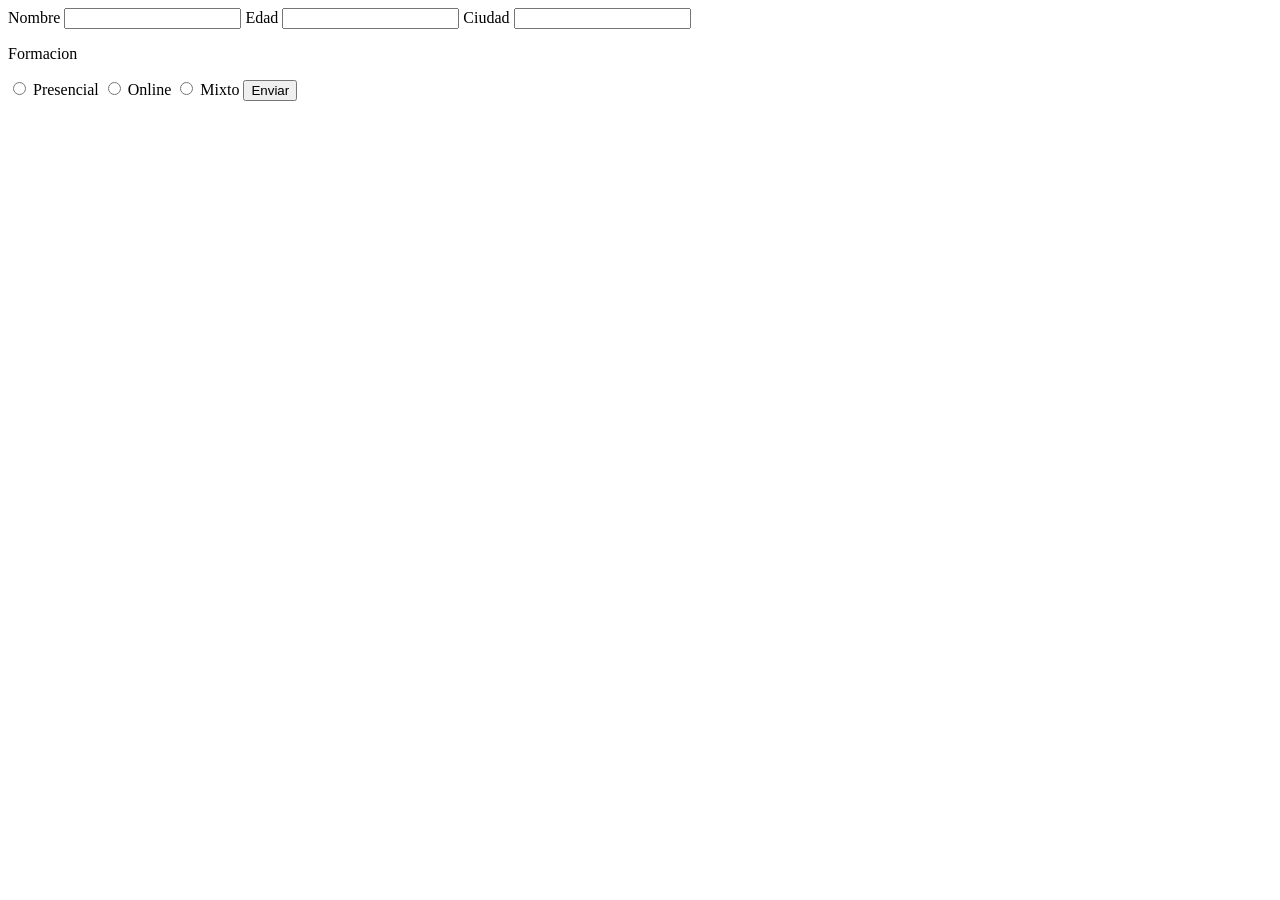
<file: index.html>
<!DOCTYPE html>
<html lang="en">
<head>
    <meta charset="UTF-8">
    <meta name="viewport" content="width=device-width, initial-scale=1.0">
    <title>Document</title>
</head>
<body>

    <form action="https://httpbin.org/post" method="post">

        <label for="nombre"> Nombre </label>
        <input type="text" id="nombre" name="nombre">

        

         <label for="Edad"> Edad </label>
        <input type="number" id="contraseña" name="contraseña">
        
        <label for="Ciudad">Ciudad</label>
        <input type="text" id="ciudad" name="ciudad">

        <P>Formacion</P>


        <input type="radio" id="presencial" name="turno" value="presencial">
        <label for="presencial">Presencial</label>

        <input type="radio" id="online" name="turno" value="online">
        <label for="online">Online</label>

        <input type="radio" id="mixto"  name="turno" value="mixto">

        <label for="mixto">Mixto</label>



        



          <button type="submit"> Enviar  </button>

        


        

    </form>

    
    
</body>
</html>
</file>
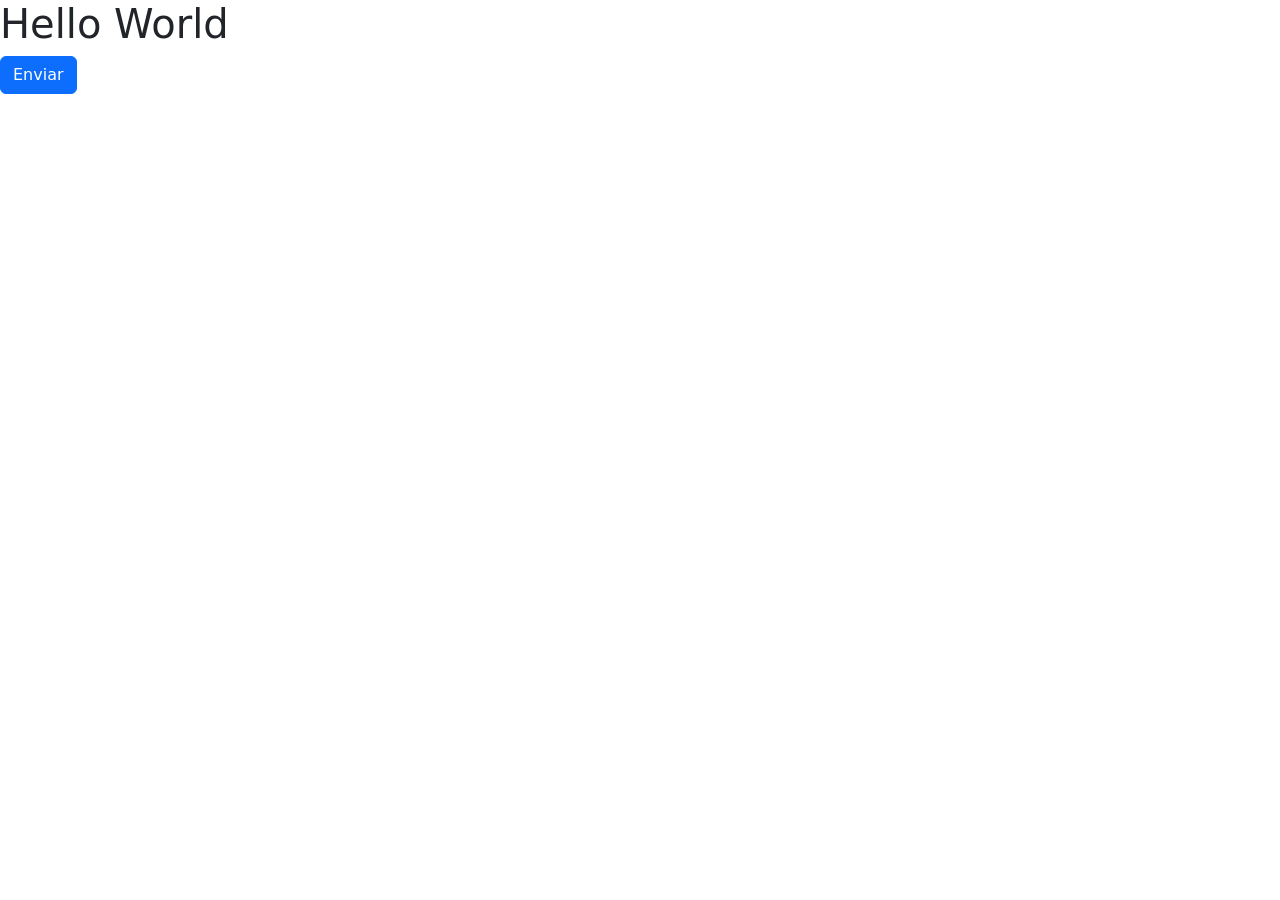
<file: bootstrap/index.html>
<!DOCTYPE html>
<html lang="en">
<head>
    <meta charset="UTF-8">
    <meta name="viewport" content="width=device-width, initial-scale=1.0">
    <title>Bootstrap Demo</title>

    <link rel="stylesheet" href="https://cdn.jsdelivr.net/npm/bootstrap@5.3.9/dist/css/bootstrap.min.css" rel="stylesheet">
</head>
<body>
    <h1>Hello World</h1>

    <button class="btn btn-primary">Enviar</button>
    <script src="https://cdn.jsdelivr.net/npm/bootstrap@5.3.9/dist/js/bootstrap.bundle.min.js" integrity="sha384-WyOxWvTyr1QaMPfiPJSv76iReVthorl5uWlFtZPyK0IEB0hGzo9y5Bp9mYanr8Bu" crossorigin="anonymous"></script>
    
</body>
</html>
</file>
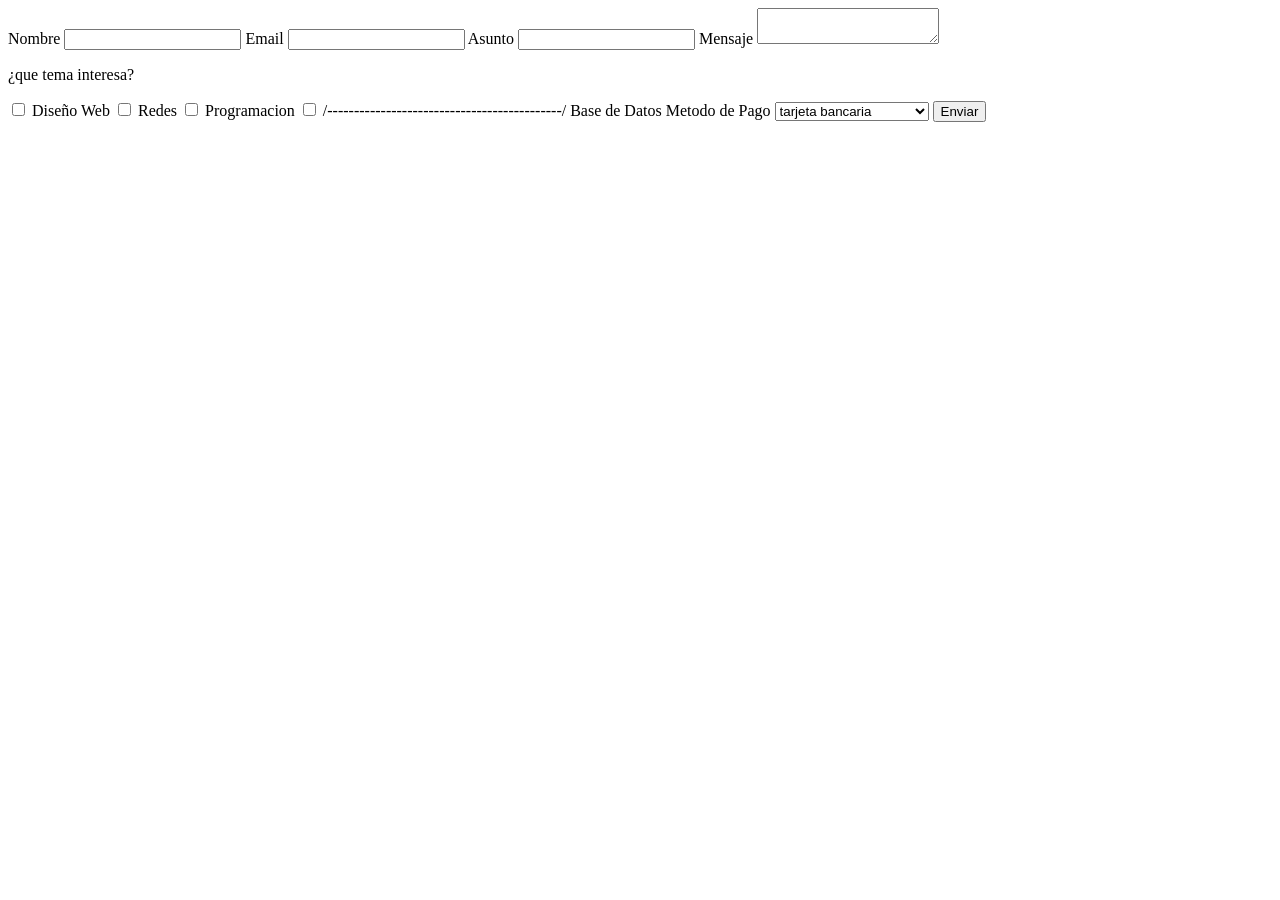
<file: contacto.html>
<!DOCTYPE html>
<html lang="en">
<head>
    <meta charset="UTF-8">
    <meta name="viewport" content="width=device-width, initial-scale=1.0">
    <title>Document</title>
</head>
<body>
    <form >
        <label for="nombre">Nombre</label>
 <input type="text" id="nombre" name="nombre">

 <label for="email">Email</label>
 <input type="email" id="email" name="email" >

 <label for="asunto">Asunto</label>
 <input type="text"id="asunto" name="asunto">

 <label for="mensaje">Mensaje</label>
 <textarea name="mensaje" id="mensaje"></textarea>


 <p>¿que tema interesa?</p>

 <input type="checkbox" id="Disenoweb" name="intereses"
 value="Disenoweb">

 <label for="Disenoweb">Diseño Web</label>


 <input type="checkbox" id="Redes" name="intereses"
 value="redes">

 <label for="diseno web">Redes</label>

 <input type="checkbox" id="Programacion" name="intereses"
 value="Programacion">

 <label for="diseno web">Programacion</label>

 <input type="checkbox" id="BaseDeDatos" name="intereses"
 value="BaseDeDatos">

 /--------------------------------------------/

 <label for="diseno web">Base de Datos</label>

 <label for="pago">Metodo de Pago</label>

 <select name="pago" id="pago">

 <option value="tarjeta">tarjeta bancaria</option>

 <option value="paypal">paypal</option>

 <option value="transferencia">transferencia bancaria</option>

 <option value="efectivo">efectivo</option>
 </select>
 
 


 <button type="submit">
    Enviar
 </button>


    </form>

    
</body>
</html>
</file>
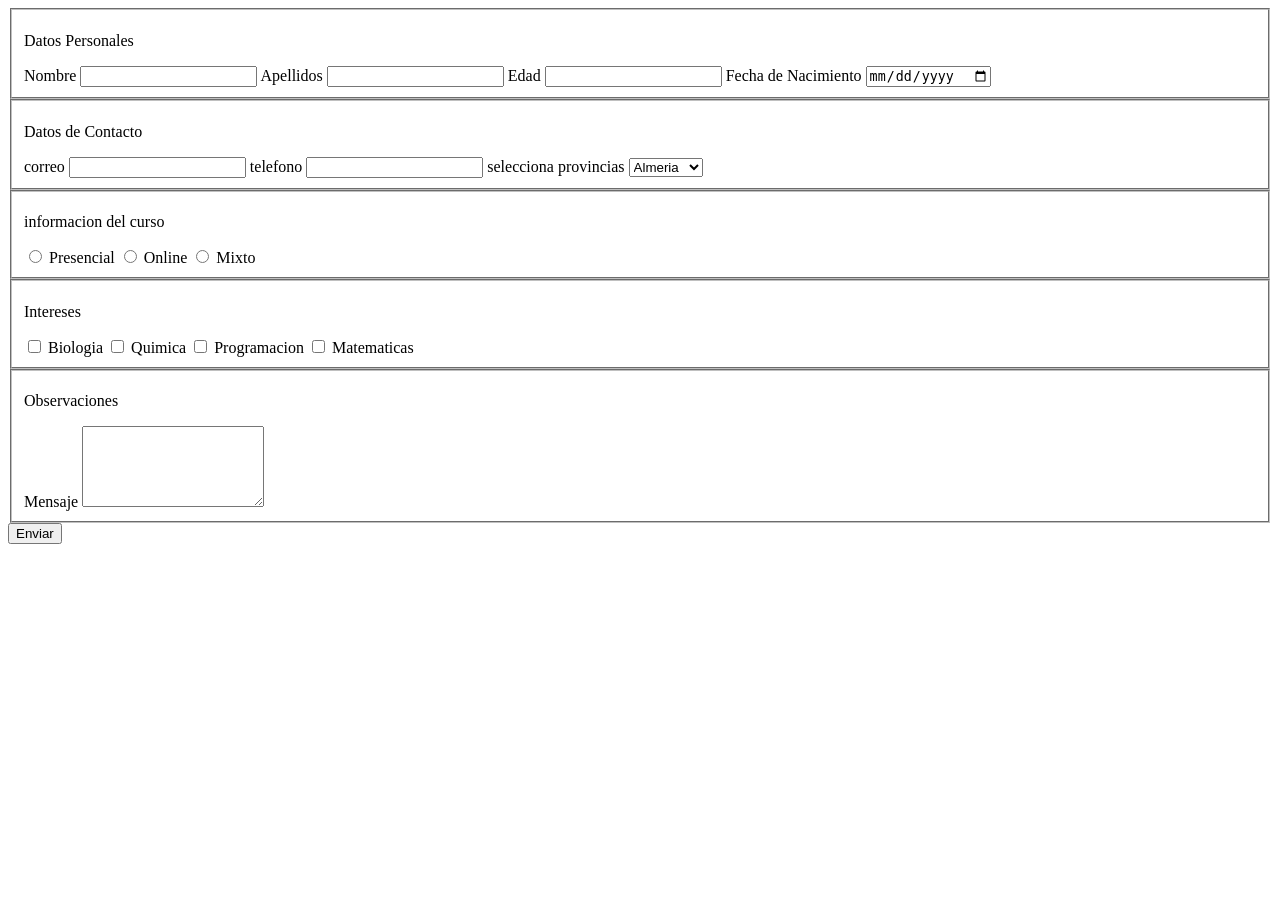
<file: ejercicio.html>
<!DOCTYPE html>
<html lang="en">
<head>
    <meta charset="UTF-8">
    <meta name="viewport" content="width=device-width, initial-scale=1.0">
    <title>Document</title>
</head>
<body>
    <form action="https://httpbin.org/get" method="get" >
        <fieldset>
            <p>Datos Personales</p>

        <label for="nombre">Nombre</label>
        <input type="text"  id="name" name="nombre" >

        <label for="apellido">Apellidos</label>
        <input type="text" id="apellidos" name="apellidos">

        <label for="edad">Edad</label>
        <input type="number" id="edad" name="edad">

        <label for="fechanacimiento">Fecha de Nacimiento</label>
        <input type="date" id="fechanacimiento" name="fechanacimiento">

        </fieldset>

        <fieldset>

            <p>Datos de Contacto</p>

            <label for="correo">correo</label>
            <input type="email" id="dorreo" name="correo">

            <label for="telefono">telefono</label>
            <input type="tel" id="telefono" name="telefono">

               <label for="provincias">selecciona provincias</label>

        <select name="provincias" id="provincias">
        <option value="Almeria">Almeria</option>
        <option value="Granada">Granada</option>
        <option value="Sevilla">Sevilla</option>
        <option value="Cordoba">Córdoba</option>
        <option value="Jaen">Jaen</option>
        <option value="Huelva">Huelva</option>
        <option value="Cadiz">Cadiz</option>
</select>



        </fieldset>

        <fieldset>

            <p>informacion del curso</p>

            <input type="radio" id="presencial" name="turno" value="presencial" > 
            <label for="presencial">Presencial</label>


             <input type="radio" id="online" name="turno" value="online" > 
            <label for="online">Online</label>

             <input type="radio" id="mixto" name="turno" value="mixto" > 
            <label for="mixto">Mixto</label>
        </fieldset>


            <fieldset>

                <p>Intereses</p>

                <input type="checkbox" id="Biologia" name="intereses"
 value="Biologia">

 <label for="Biologia">Biologia</label>


 <input type="checkbox" id="Quimica" name="intereses"
 value="Quimica">

 <label for="Quimica">Quimica</label>

 <input type="checkbox" id="Programacion" name="intereses"
 value="Programacion">

 <label for="Programacion">Programacion</label>

 <input type="checkbox" id="Matematicas" name="intereses"
 value="Matematicas">
 <label for="Matematicas">Matematicas</label>
 </fieldset>

 <fieldset>

    <p>Observaciones</p>

    <label for="mensaje">Mensaje</label>
    <textarea name="mensaje" id="mensaje" rows="5"></textarea>

 </fieldset>


            <button type="submit"> Enviar


            </button>













        







    </form>



    
</body>
</html>
</file>
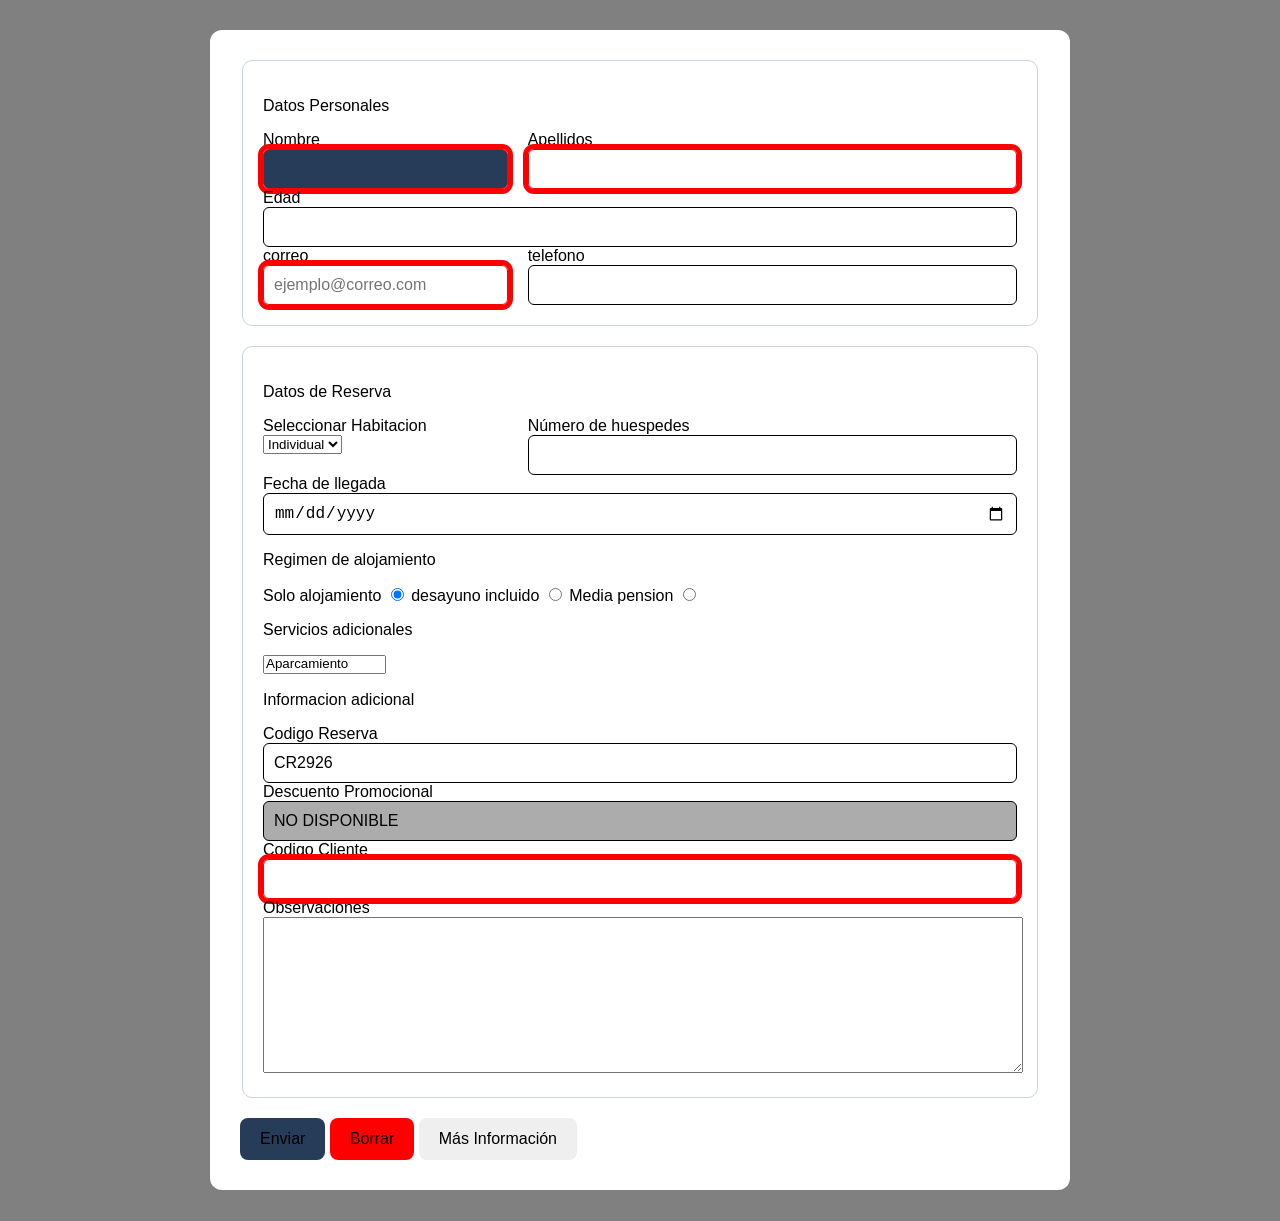
<file: ejercicio2.html>
<!DOCTYPE html>
<html lang="en">

<head>
    <meta charset="UTF-8">
    <meta name="viewport" content="width=device-width, initial-scale=1.0">
    <title>Document</title>
    <link rel="stylesheet" href="estilos.css">
</head>

<body>
    <form method="get" action="https://httpbin.org/get">
        <fieldset>
            <p>Datos Personales</p>

            <div class="fila">
                <div class="campo">
                    <label for="nombre">Nombre</label>
                    <input type="text" id="name" name="nombre" autofocus required>
                </div>
                <div class="campo">
                    <label for="apellido">Apellidos</label>
                    <input type="text" id="apellidos" name="apellidos" required>
                </div>
            </div>

            <label for="edad">Edad</label>
            <input type="number" id="edad" name="edad" min="18" max="100">


            <div class="fila">
                <div class="campo">
                    <label for="correo">correo</label>
                    <input type="email" id="correo" name="correo" placeholder="ejemplo@correo.com" required>

                </div>

                <div class="campo">
                    <label for="telefono">telefono</label>
                    <input type="tel" id="telefono" name="telefono">
                </div>
            </div>


        </fieldset>

        <fieldset>

            <p>Datos de Reserva</p>

            <div class="fila">

                <div class="campo">
            <label for="habitacion">Seleccionar Habitacion</label>


            <select name="habitacion" id="habitacion">
                <option value="individual">Individual</option>
                <option value="doble">Doble</option>
                <option value="familiar">Familiar</option>


            </select>
            </div>

            <div class="campo">

          

           
            <label for="huespedes">Número de huespedes</label>
            <input type="number" id="huespedes" min="1" max="6">
            </div>

            </div>


              <label for="fecha">Fecha de llegada</label>

               <input type="date" id="fecha">


            <p>Regimen de alojamiento</p>

            <label for="regimen">Solo alojamiento</label>

            <input type="radio" name="alojamiento" id="soloalojamiento" value="soloalojamiento" checked>



            <label for="regimen">desayuno incluido</label>

            <input type="radio" name="alojamiento" id="desayunoincluido" value="desayunoincluido">





            <label for="regimen">Media pension</label>

            <input type="radio" name="alojamiento" id="mediapension" value="mediapension">


            <p>Servicios adicionales</p>

            <select name="servicios" id="servicios" multiple size="1">


                <option value="aparcamiento">Aparcamiento</option>
                <option value="cuna">Cuna</option>
                <option value="serviciolavanderia">Servicio Lavanderia</option>
                <option value="visitaguiada">Visita Guiada</option>


            </select>

            <p>Informacion adicional</p>
            <label for="codigo">Codigo Reserva</label>
            <input type="text" id="codigo" name="codigo" value="CR2926" readonly>


            <label for="descuento">Descuento Promocional</label>
            <input type="text" id="descuento" name="descuento" value="NO DISPONIBLE" disabled>

            <label for="codigocl">Codigo Cliente</label>
            <input type="text" id="codigocl" name="codigocl" pattern="[0-9]{6}" title="introduce seis numeros" required>
<div>
            <label for="observaciones">Observaciones</label>
            <textarea name="observaciones" id="observaciones" rows="10"></textarea>
            </div>

        </fieldset>


        <button type="submit" class="boton-enviar">
            Enviar

        </button>

        <button type="reset" class="boton-borrar">Borrar</button>

        <button type="button" popovertarget="informacion">Más Información</button>


          <div id="informacion" popover>

        <h2>Informacion alojamiento</h2>

        <p>
            Casa rural buena vista, ubicada en la Hermita de Córdoba
            4 habitaciones, 2 baños, disponemos de wifi y un mini bar.
            
        </p>

        <button type="button" popovertarget="informacion" popovertargetaction="hide">Cerrar</button>

    

    </form>

</body>

</html>
</file>
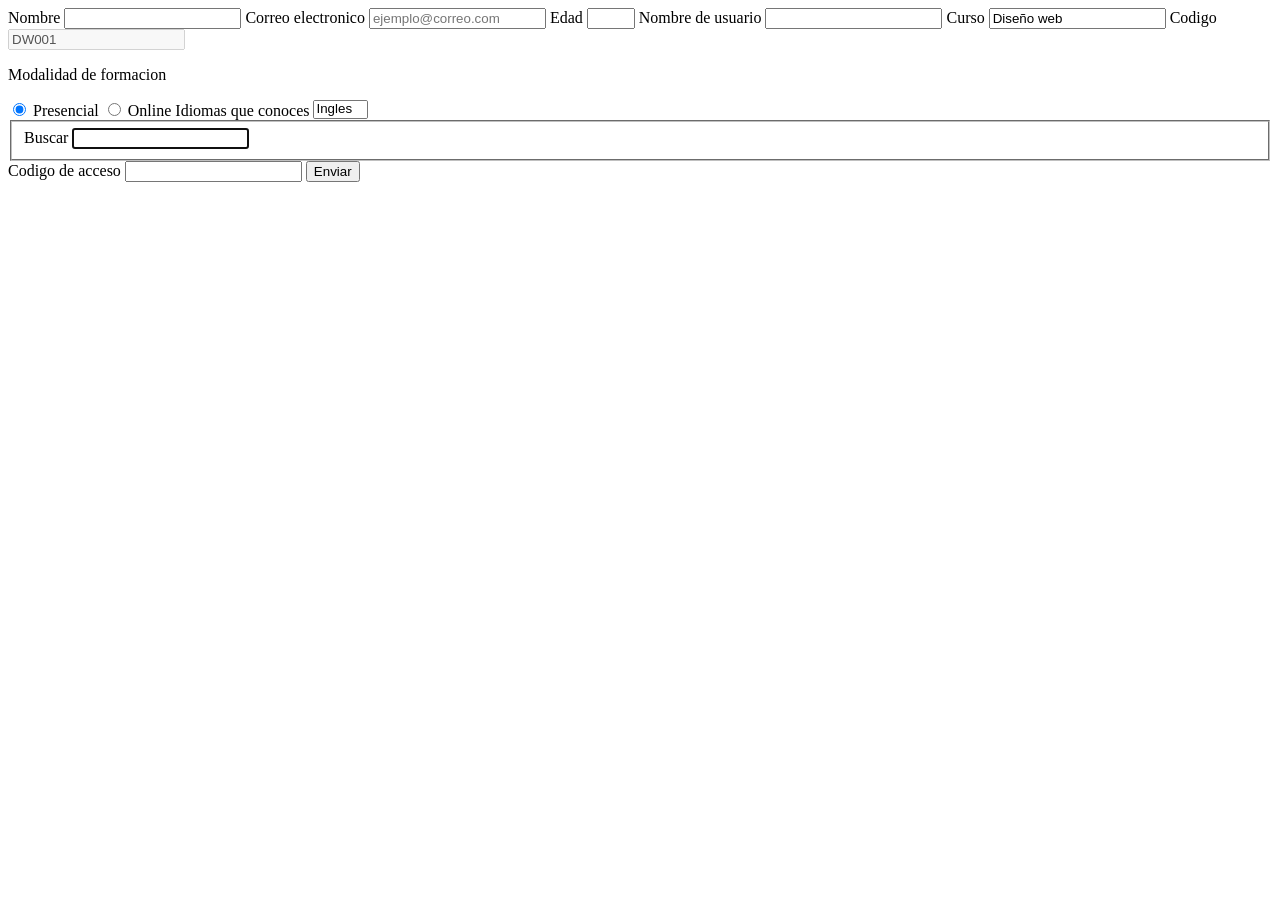
<file: otroejemplos.html>
<!DOCTYPE html>
<html lang="en">
<head>
    <meta charset="UTF-8">
    <meta name="viewport" content="width=device-width, initial-scale=1.0">
    <title>Document</title>
</head>
<body>

    <form >
        <label for="nombre">Nombre</label>
        <input type="text" id="nombre" name="nombre" required>


        <label for="correo">Correo electronico</label>
        <input type="email" id="correo" name="correo" placeholder="ejemplo@correo.com"> 

        <label for="edad">Edad</label>

        <input type="number" id="edad" name="edad" min="18" max="65">


        <label for="usuario">Nombre de usuario</label>

        <input type="text" id="usuario" name="usuario" minlength="4" maxlength="15">

        <label for="curso">Curso</label>
        <input type="text" id="curso" name="curso" value="Diseño web" readonly>

        <label for="codigo">Codigo</label>
        <input type="text" id="codigo" name="codigo" value="DW001" disabled>

        <p>Modalidad de formacion</p>

        <input type="radio" id="presencial" name="modalidad" value="presencial" checked>
        <label for="presencial">Presencial</label>

        <input type="radio" id="online" name="modalidad" value="online">

        <label for="online">Online</label>

        <label for="idiomas">Idiomas que conoces</label>

        <select name="idiomas" id="idiomas" multiple size="1">


            <option value="ingles">Ingles</option>
            <option value="frances">Frances</option>
            <option value="aleman">Aleman</option>
            <option value="italiano">Italiano</option>

        </select>
<fieldset>
        <label for="buscar">Buscar</label>

            <input type="text" id="buscar" name="buscar" autofocus>
         </fieldset>

         <label for="codigo">Codigo de acceso</label>
         <input type="text" id="codigo" name="codigo" pattern="[0-9]{4}" title="introduce cuatro numeros" required>
         


        
        <button type="submit">Enviar</button>





    </form>
    
</body>
</html>
</file>
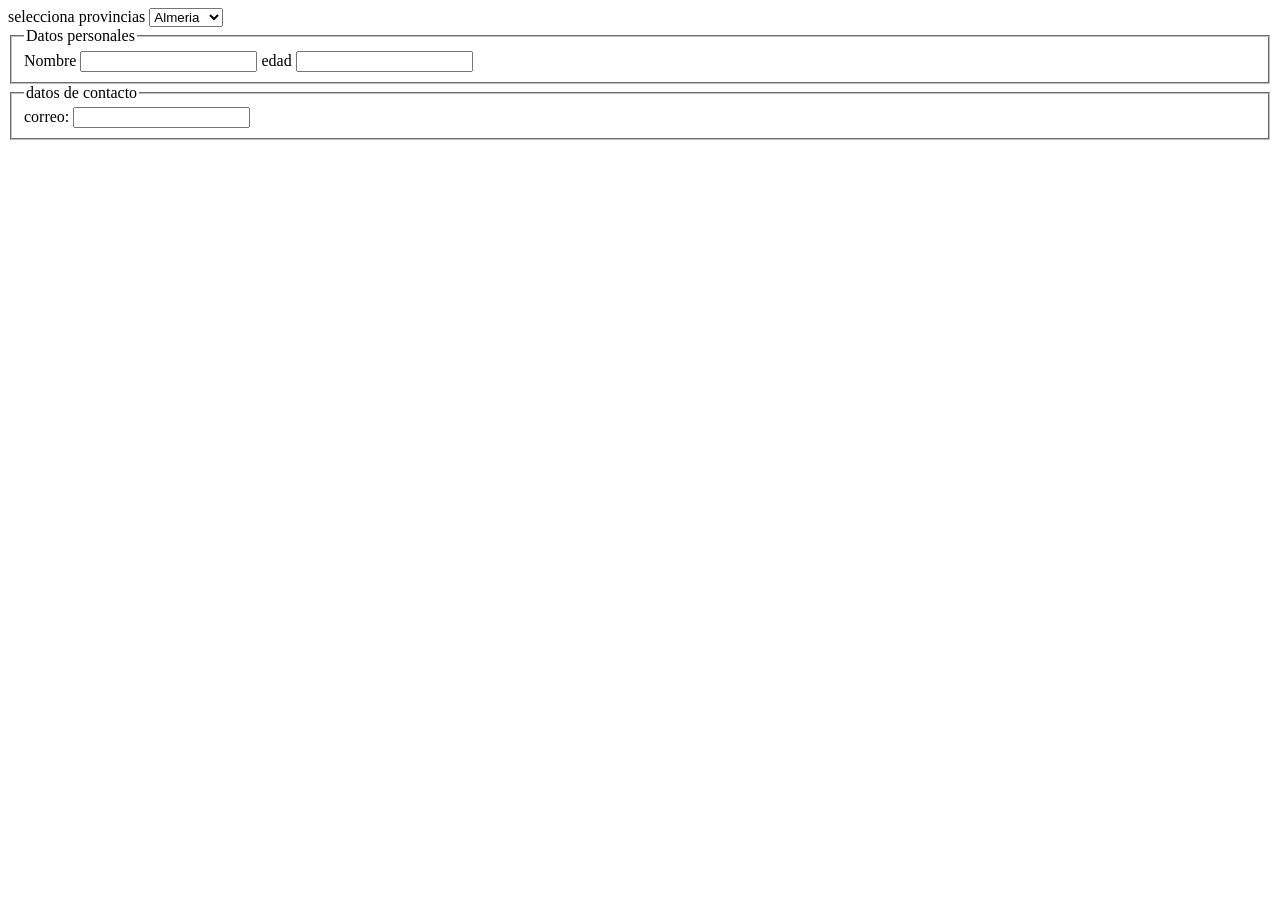
<file: provinciasandaluzas.html>
<!DOCTYPE html>
<html lang="en">
<head>
    <meta charset="UTF-8">
    <meta name="viewport" content="width=device-width, initial-scale=1.0">
    <title>Document</title>
</head>
<body>
    <form >
        <label for="provincias">selecciona provincias</label>

        <select name="provincias" id="provincias">
        <option value="Almeria">Almeria</option>
        <option value="Granada">Granada</option>
        <option value="Sevilla">Sevilla</option>
        <option value="Cordoba">Córdoba</option>
        <option value="Jaen">Jaen</option>
        <option value="Huelva">Huelva</option>
        <option value="Cadiz">Cadiz</option>
</select>




<fieldset>
    <legend >Datos personales</legend>

    <label for="nombre">Nombre</label>
    <input type="text" id="nombre" name="nombre">

    <label for="edad">edad</label>
<input type="number" id="edad" name="edad">
</fieldset>

<fieldset>

    <legend>datos de contacto</legend>

    <label for="correo">correo:</label>
    <input type="email" id="correo" name="correo">

</fieldset>


    </form>





    
</body>
</html>
</file>
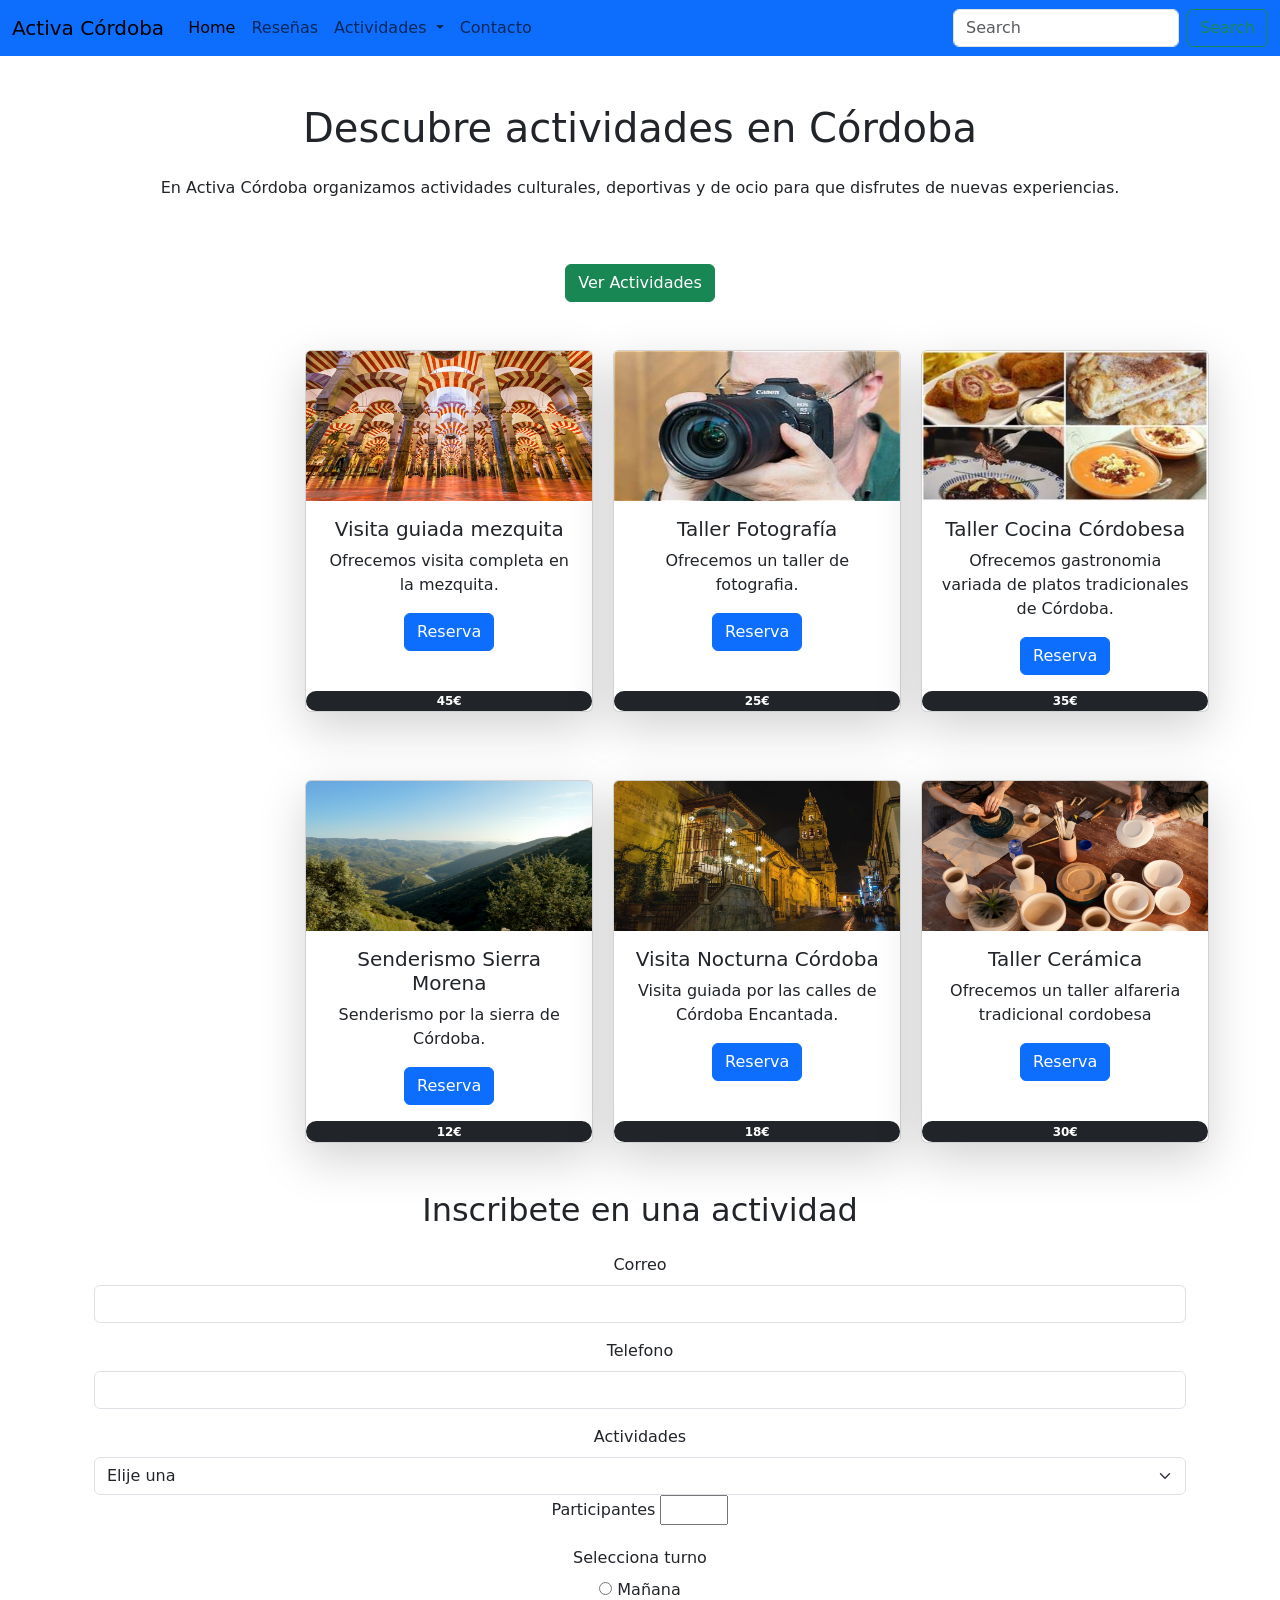
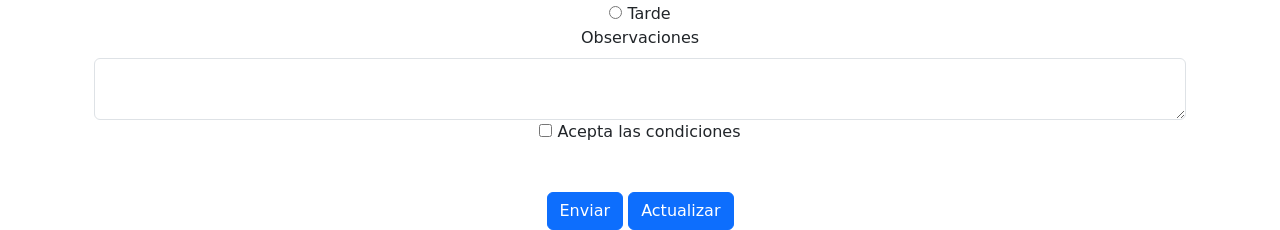
<file: bootstrap/index2.html>
<!DOCTYPE html>
<html lang="en">

<head>
    <meta charset="UTF-8">
    <meta name="viewport" content="width=device-width, initial-scale=1.0">
    <title>Activa Córdoba</title>

    <link rel="stylesheet" href="recursos/bootstrap.min.css" rel="stylesheet">
    <link rel="stylesheet" href="estilobootstrap.css">



</head>

<body>

    <nav class="navbar navbar-expand-lg bg-primary">
        <div class="container-fluid">
            <a class="navbar-brand" href="#">Activa Córdoba</a>
            <button class="navbar-toggler" type="button" data-bs-toggle="collapse"
                data-bs-target="#navbarSupportedContent" aria-controls="navbarSupportedContent" aria-expanded="false"
                aria-label="Toggle navigation">
                <span class="navbar-toggler-icon"></span>
            </button>
            <div class="collapse navbar-collapse" id="navbarSupportedContent">
                <ul class="navbar-nav me-auto mb-2 mb-lg-0">
                    <li class="nav-item">
                        <a class="nav-link active" aria-current="page" href="#">Home</a>
                    </li>
                    <li class="nav-item">
                        <a class="nav-link" href="#">Reseñas</a>
                    </li>
                    <li class="nav-item dropdown">
                        <a class="nav-link dropdown-toggle" href="#" role="button" data-bs-toggle="dropdown"
                            aria-expanded="false">
                            Actividades
                        </a>
                        <ul class="dropdown-menu">
                            <li><a class="dropdown-item" href="#">Inicio</a></li>
                            <li><a class="dropdown-item" href="#">Activiades</a></li>
                            <li>
                                <hr class="dropdown-divider">
                            </li>
                            <li><a class="dropdown-item" href="#">Inscripción</a></li>
                        </ul>
                    </li>
                    <li class="nav-item">
                        <a class="nav-link" href="#">Contacto</a>
                    </li>
                </ul>
                <form class="d-flex" role="search">
                    <input class="form-control me-2" type="search" placeholder="Search" aria-label="Search" />
                    <button class="btn btn-outline-success" type="submit">Search</button>
                </form>
            </div>
        </div>
    </nav>
    <main class="container text-center mt-5">
        <h1 class="mb-4">Descubre actividades en Córdoba</h1>

        <p class="Lead">En Activa Córdoba organizamos actividades
            culturales, deportivas y de ocio para que
            disfrutes de nuevas experiencias.
        </p>

        <button type="button" class="btn btn-success mt-5">Ver Actividades</button>

        <div
            style="display: grid; grid-template-columns: 1fr 1fr 1fr ; grid-template-rows: 1fr 1fr; gap: 20px; width: 60%; margin: auto">

            <div class="card mt-5 shadow-lg" style="width: 18rem;">
                <img src="Mezquitacordoba.jpg" class="card-img-top" alt="mezquita">
                <div class="card-body">
                    <h5 class="card-title">Visita guiada mezquita</h5>
                    <p class="card-text">Ofrecemos visita completa en la mezquita.</p>
                    <a href="#" class="btn btn-primary">Reserva</a>
                </div>
                <span class="badge rounded-pill text-bg-dark">45€</span>
            </div>
            <div class="card mt-5 shadow-lg" style="width: 18rem;">
                <img src="camarafotos.jpg" class="card-img-top" alt="camara">
                <div class="card-body">
                    <h5 class="card-title">Taller Fotografía</h5>
                    <p class="card-text">Ofrecemos un taller de fotografia.</p>
                    <a href="#" class="btn btn-primary">Reserva</a>

                </div>
                <span class="badge rounded-pill text-bg-dark">25€</span>

            </div>


            <div class="card mt-5 shadow-lg" style="width: 18rem;">
                <img src="cocinacordobesa.jpg" class="card-img-top" alt="cocina">
                <div class="card-body">
                    <h5 class="card-title">Taller Cocina Córdobesa</h5>
                    <p class="card-text">Ofrecemos gastronomia variada de platos tradicionales de Córdoba.</p>
                    <a href="#" class="btn btn-primary">Reserva</a>
                </div>
                <span class="badge rounded-pill text-bg-dark">35€</span>
            </div>






            <div class="card mt-5 shadow-lg" style="width: 18rem;">
                <img src="sierramorena.jpg" class="card-img-top" alt="senderismo">
                <div class="card-body">
                    <h5 class="card-title">Senderismo Sierra Morena</h5>
                    <p class="card-text">Senderismo por la sierra de Córdoba.</p>
                    <a href="#" class="btn btn-primary">Reserva</a>
                </div>
                <span class="badge rounded-pill text-bg-dark">12€</span>
            </div>


            <div class="card mt-5 shadow-lg" style="width: 18rem;">
                <img src="visitanocturnacordoba.jpg" class="card-img-top" alt="nocturna">
                <div class="card-body">
                    <h5 class="card-title">Visita Nocturna Córdoba</h5>
                    <p class="card-text">Visita guiada por las calles de Córdoba Encantada.</p>
                    <a href="#" class="btn btn-primary">Reserva</a>
                </div>
                <span class="badge rounded-pill text-bg-dark">18€</span>
            </div>


            <div class="card mt-5 shadow-lg" style="width: 18rem;">
                <img src="tallerceramica.png" class="card-img-top" alt="cocina">
                <div class="card-body">
                    <h5 class="card-title">Taller Cerámica</h5>
                    <p class="card-text">Ofrecemos un taller alfareria tradicional cordobesa</p>
                    <a href="#" class="btn btn-primary">Reserva</a>
                </div>
                <span class="badge rounded-pill text-bg-dark">30€</span>
            </div>











        </div>
        <section id="inscripcion" class="container my-5">

            <h2 class="text-center mb-4"> Inscribete en una actividad</h2>

            <form action="https://httpbin.org/get" method="get"></form>


            <form>
                <div class="mb-3">
                    <label for="correo" class="form-label">Correo</label>
                    <input type="mail" class="form-control" id="correo" aria-describedby="correo">

                </div>
                <div class="mb-3">
                    <label for="telefono" class="form-label">Telefono</label>
                    <input type="tel" class="form-control" id="exampleInputPassword1">
                </div>






                <div class="form-field">
                    <label for="fieldSelect" class="form-label">Actividades</label>
                    <select class="form-select" id="fieldSelect">
                        <option selected>Elije una</option>
                        <option value="1">Visita Guiada Mezquita</option>
                        <option value="2">Taller Fotografía</option>
                        <option value="3">Taller Cocina Cordobesa</option>
                        <option value="4">Senderismo Sierra Morena</option>
                        <option value="5">Visita Nocturna</option>
                        <option value="6">Taller Cerámica</option>


                    </select>

                    <div class="mb-3">
                        <label for="participantes" class="form-label">Participantes</label>
                        <input type="number" class="participantes" id="participantes" id="participantes" min="1" max="5"
                            required>
                    </div>


                </div>
                <p form="radio" class="form-label">Selecciona turno</p>
                <div class="form-field">
                    <input class="radio" name="radios" type="radio" id="radioLabel" />
                    <label for="radioLabel">Mañana</label>
                </div>
                <div class="form-field">
                    <input class="radio" name="radios" type="radio" id="radioLabel2" />
                    <label for="radioLabel2">Tarde</label>
                </div>

                <div class="form-field">
  <label for="observaciones" class="form-label">Observaciones</label>
  <textarea class="form-control" id="observaciones"></textarea>
</div>

<input type="checkbox" id="checkIndeterminate" class="check" aria-label="..." />
 <label for="checkdescription">Acepta las condiciones</label>


        </section>
                <button type="submit" class="btn btn-primary">Enviar</button>
                 <button type="reset" class="btn btn-primary">Actualizar</button>

            </form>

    </main>

    <script src="recursos/bootstrap.min.js"></script>

</body>

</html>
</file>
<file: estilos.css>
body {

    background-color: gray;

    color: rgb(0, 0, 0);
}





input[type="text"] {

    width: 100%;
    padding: 10px;
    border: 1px solid #000000;
    border-radius: 6px;
    font-size: 16px;
    box-sizing: border-box;
}

input[type="email"] {

    width: 100%;
    padding: 10px;
    border: 1px solid #000000;
    border-radius: 6px;
    font-size: 16px;
    box-sizing: border-box;

}


input[type="tel"] {

    width: 100%;
    padding: 10px;
    border: 1px solid #000000;
    border-radius: 6px;
    font-size: 16px;
    box-sizing: border-box;



}

input[type="number"] {

      width: 100%;
    padding: 10px;
    border: 1px solid #000000;
    border-radius: 6px;
    font-size: 16px;
    box-sizing: border-box;


}

input[type="date"] {

      width: 100%;
    padding: 10px;
    border: 1px solid #000000;
    border-radius: 6px;
    font-size: 16px;
    box-sizing: border-box;
}


form {
    max-width: 800px;
    margin: 30px auto;
    
    font-family: 'Franklin Gothic Medium', 'Arial Narrow', Arial, sans-serif;
    background-color: white;
    padding: 30px;
    border-radius: 12px;
    box-shadow: 0 4px 15px rgba(0,0,0 0,1);
    
}

.fila{
    display: grid;
    grid-template-columns: 1fr 2fr;
    gap: 20px;


}
textarea{
    width: 100%;
}
fieldset {
    border: 1px solid #cbd5e1;
    border-radius: 10px;
    padding: 20px;
    margin-bottom: 20px;


}


legend {
    font-size: 20px;
    font-weight: bold;
    color: #263c59;
    padding: 0 10px;
    
}

input:focus,
select:focus,
textarea:focus {

    background-color: #263c59;
    outline: 2px solid #b8dcef;
}

input:disabled {

    background-color: #acacac;
    color: rgb(0, 0, 0);
    cursor: not-allowed;
}

input:required:valid {
    border-color: green;


}

input:required:invalid {

    border-color: red;
}
input:required {
    outline: 5px solid red;

}

button {

    padding: 12px 20px;
    border: none;
    border-radius: 8px;
    cursor: pointer;
    font-size: 16px;
    transition: background-color 0.3s ease;
}

.boton-enviar {

    background-color: #263c59;


}

.boton-enviar:hover {
    background-color: #1976a3;
}

button {

    padding: 12px 20px;
    border: none;
    border-radius: 8px;
    cursor: pointer;
    font-size: 16px;
    transition: background-color 0.3s ease;}

    .boton-borrar {
        background-color: red;
    }
.boton-borrar:hover {

    background-color: rgb(177, 65, 65);
}
[popover] {

    width: 400px;
    padding: 25px;
    background-color: white;
    border: none;
    border-radius: 12px;
    box-shadow: 0 5px 20px rgba(0,0,0, 0.6);

}

[popover]::backdrop {

    background-color: rgba(0,0,0, 0.6);
}
</file>
<file: bootstrap/estilobootstrap.css>
.card-img-top {

    height: 150px;

    

}

.car-body {

    height: 400px;
    position: relative;

}

.car-body .btn {

    position: absolute;
    bottom: 20px;
    left: 25%;
}
</file>
